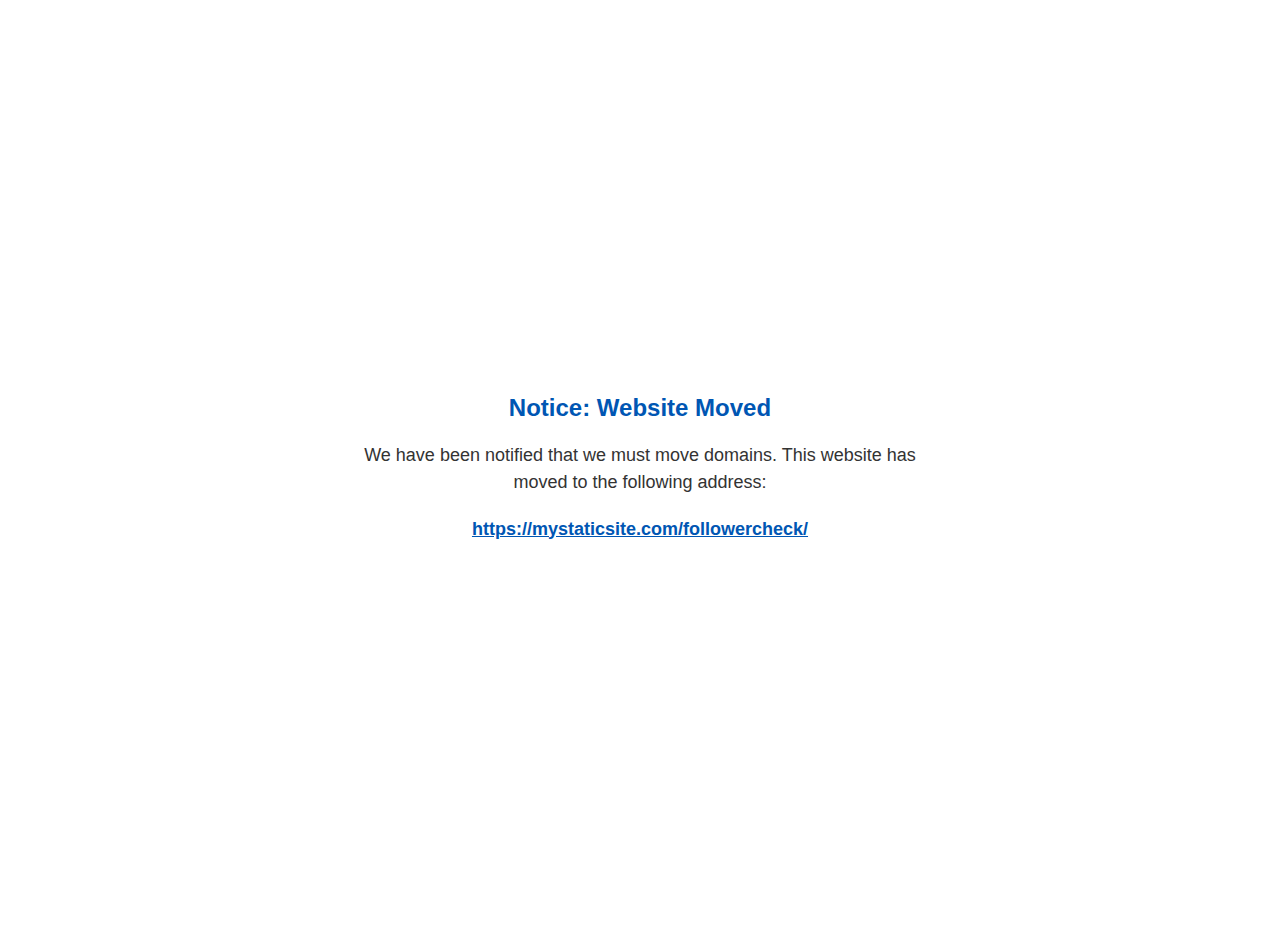
<file: guide-desktop/index.html>
<!DOCTYPE html>
<html lang="en">

<head>
    <meta charset="UTF-8">
    <meta name="viewport" content="width=device-width, initial-scale=1.0">
    <title>Website Moved - Follower Check</title>
    <style>
        body {
            font-family: -apple-system, BlinkMacSystemFont, "Segoe UI", Roboto, Helvetica, Arial, sans-serif;
            background-color: #ffffff;
            color: #333333;
            display: flex;
            align-items: center;
            justify-content: center;
            height: 100vh;
            margin: 0;
            text-align: center;
            padding: 20px;
        }

        .container {
            max-width: 600px;
        }

        h1 {
            color: #0056b3;
            font-size: 24px;
            margin-bottom: 20px;
        }

        p {
            font-size: 18px;
            line-height: 1.5;
            margin-bottom: 20px;
        }

        a {
            color: #0056b3;
            text-decoration: underline;
            font-weight: bold;
        }

        a:hover {
            color: #003d80;
        }
    </style>
</head>

<body>
    <div class="container">
        <h1>Notice: Website Moved</h1>
        <p>
            We have been notified that we must move domains.
            This website has moved to the following address:
        </p>
        <p>
            <a href="https://mystaticsite.com/followercheck/">https://mystaticsite.com/followercheck/</a>
        </p>
    </div>
</body>

</html>
</file>
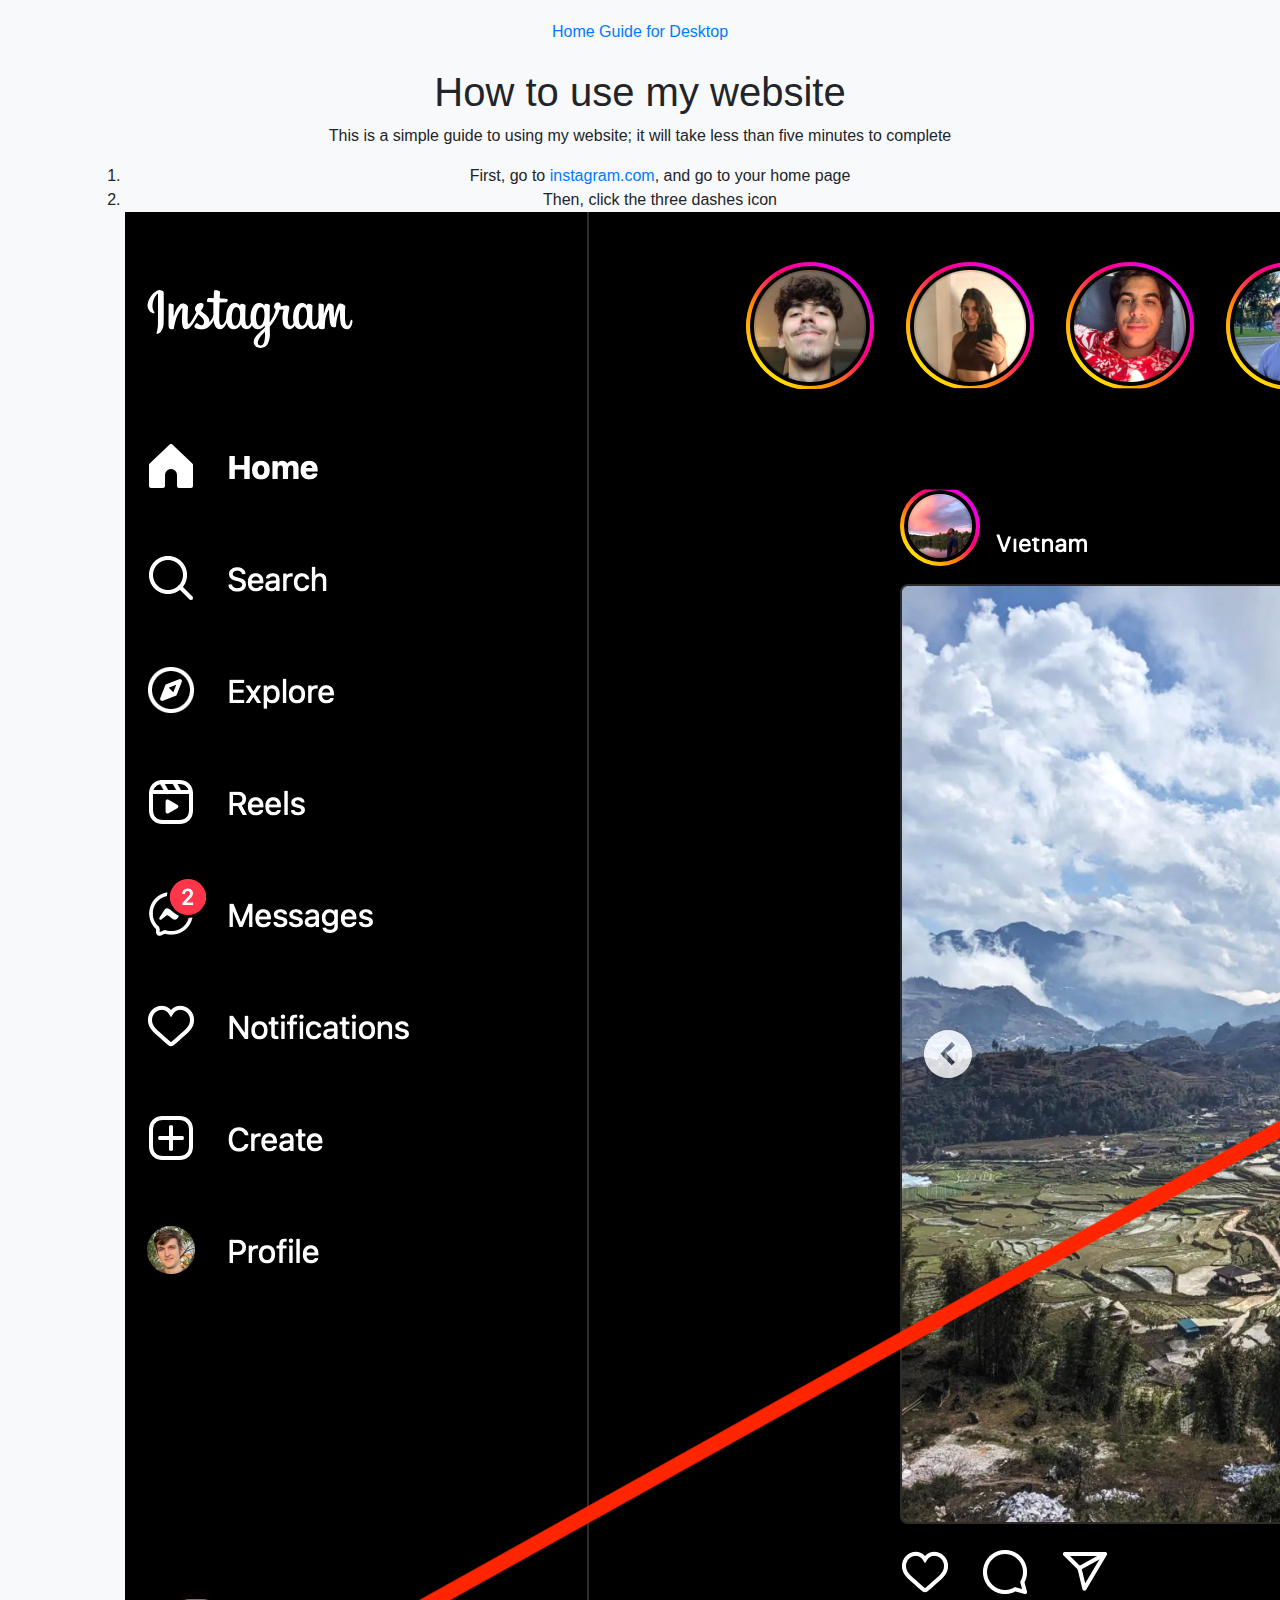
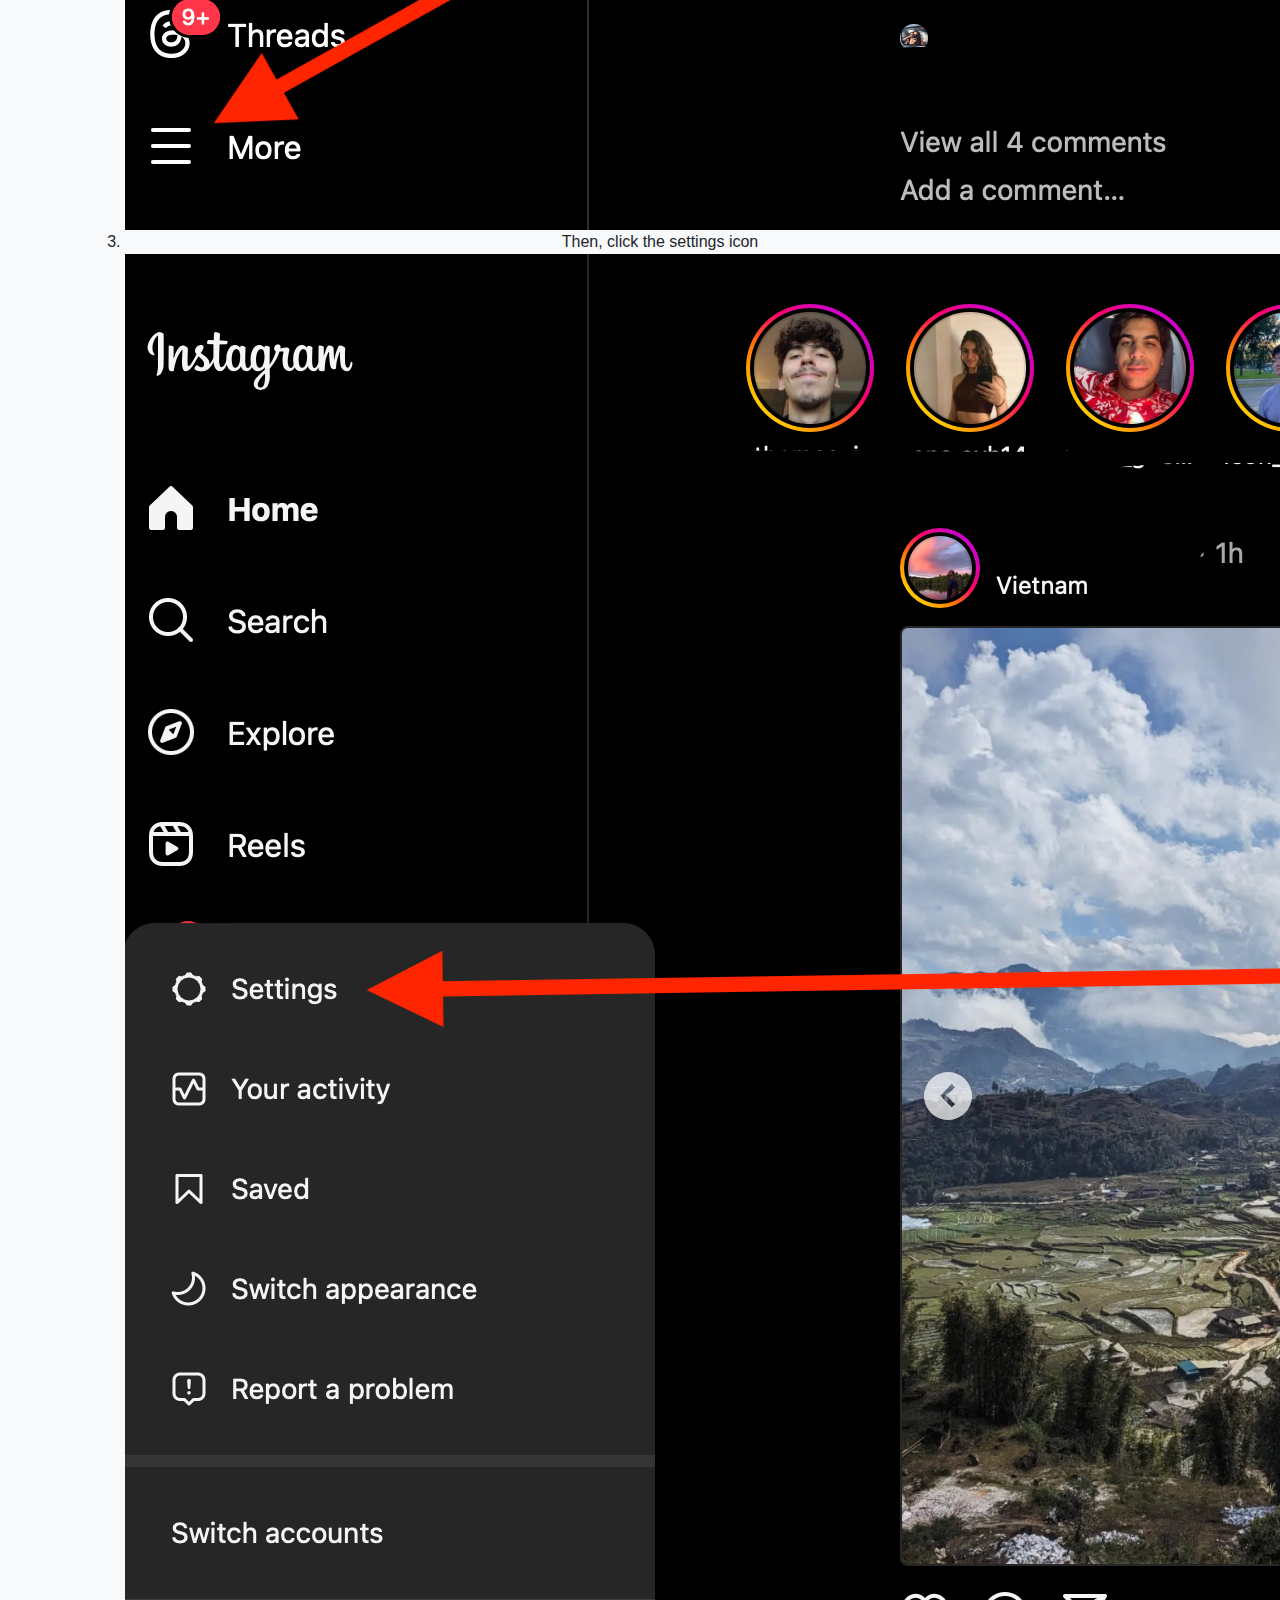
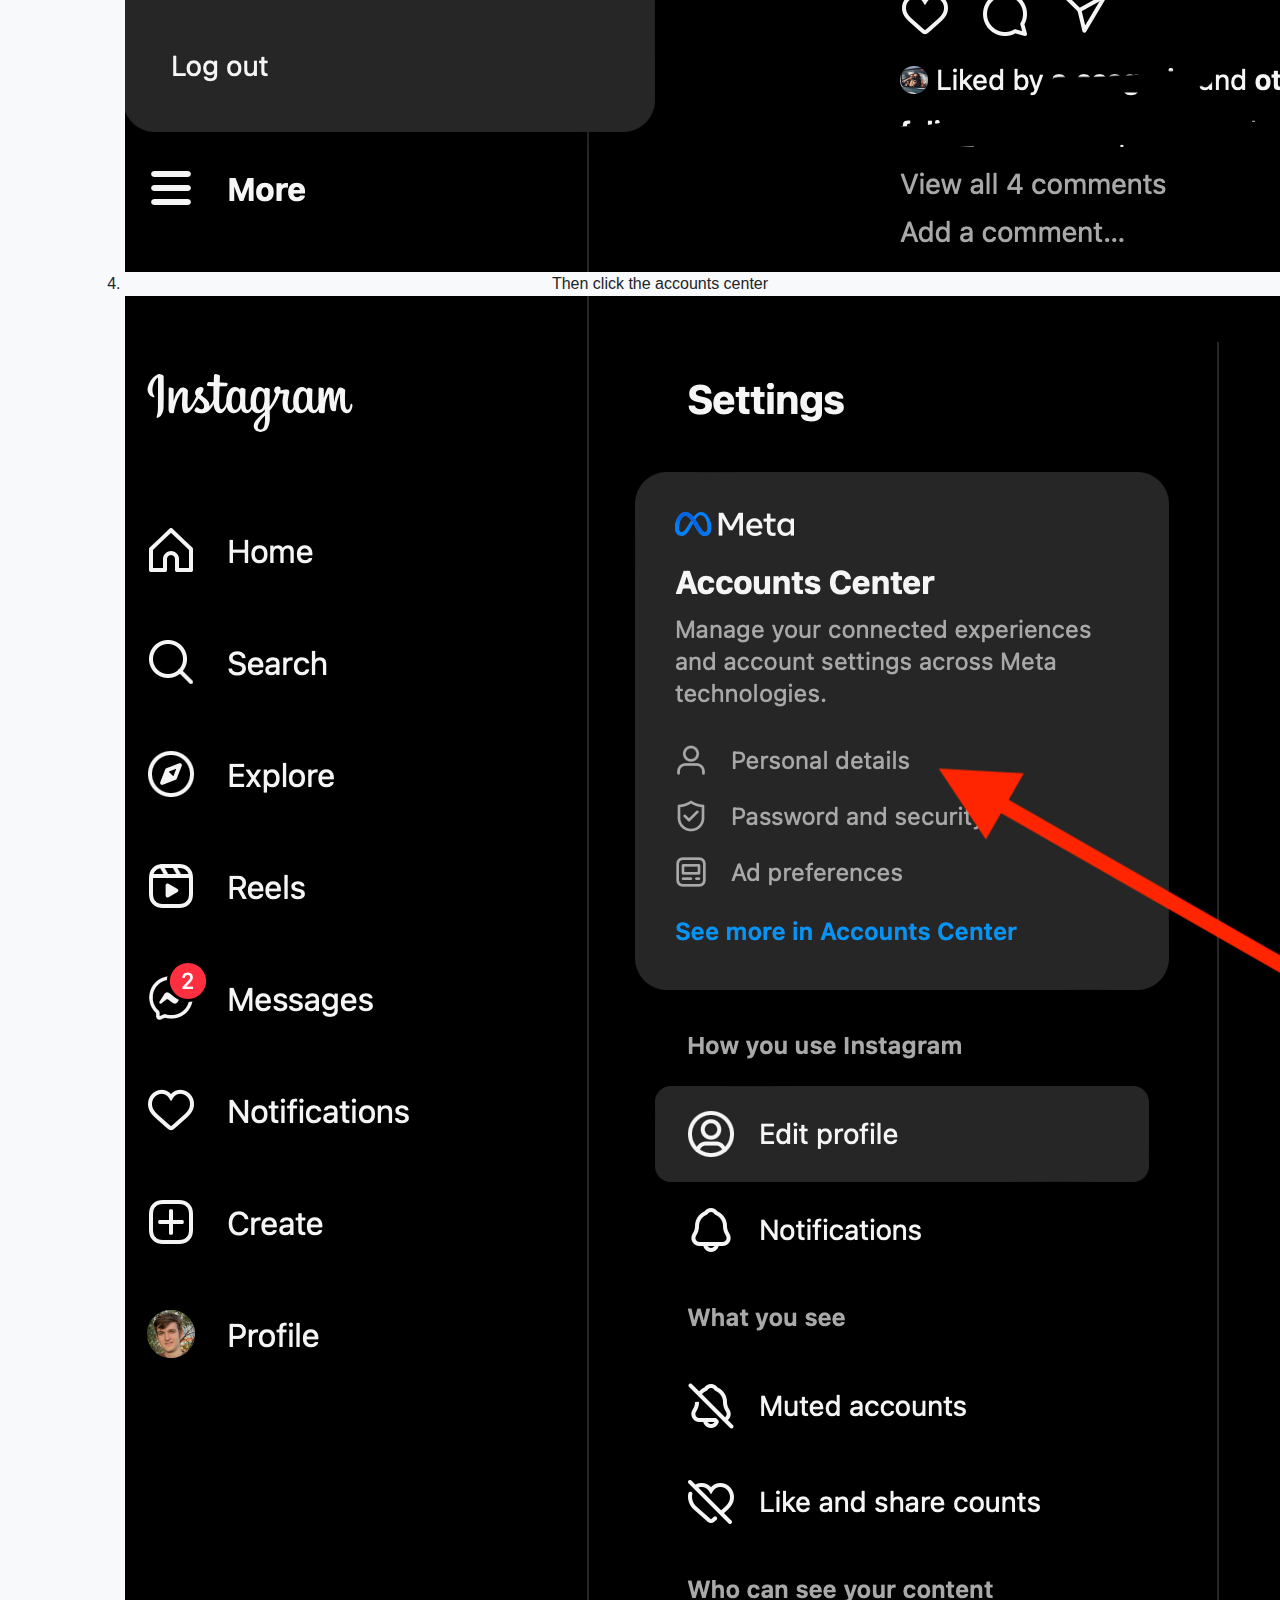
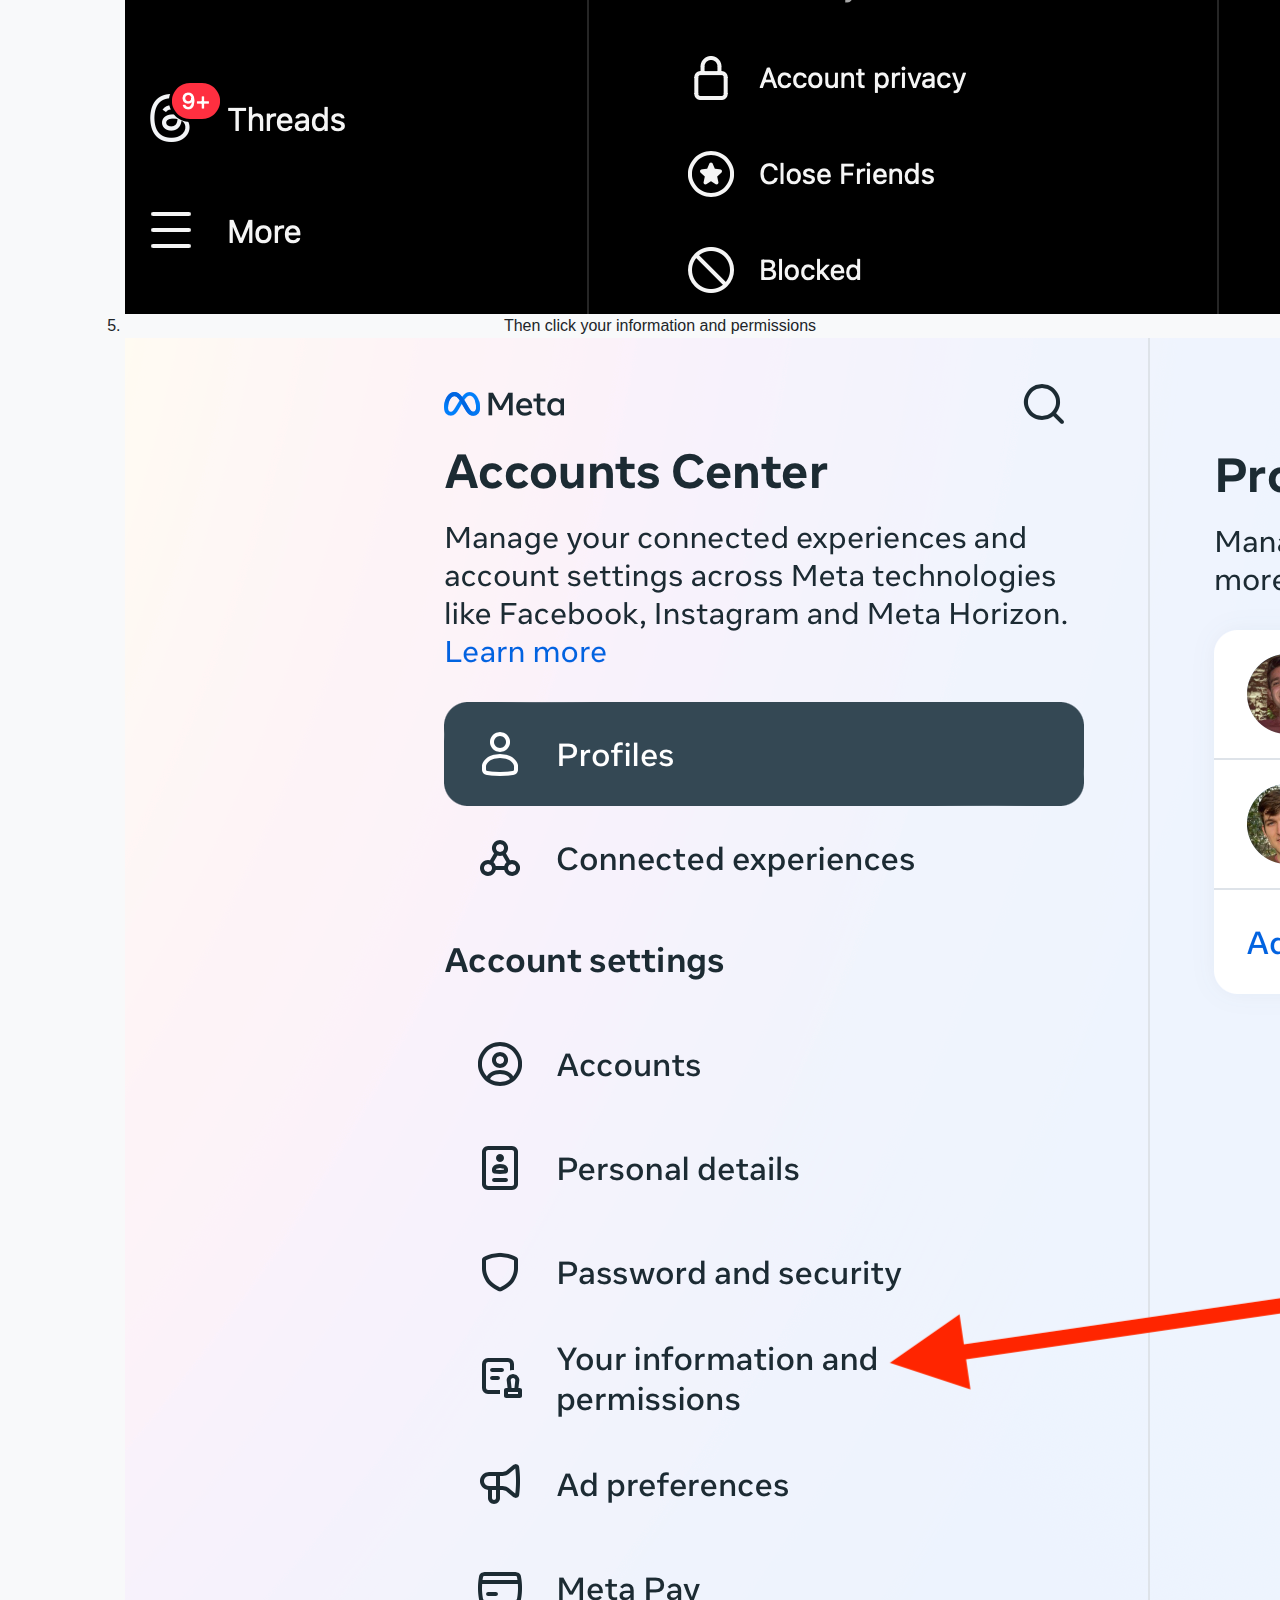
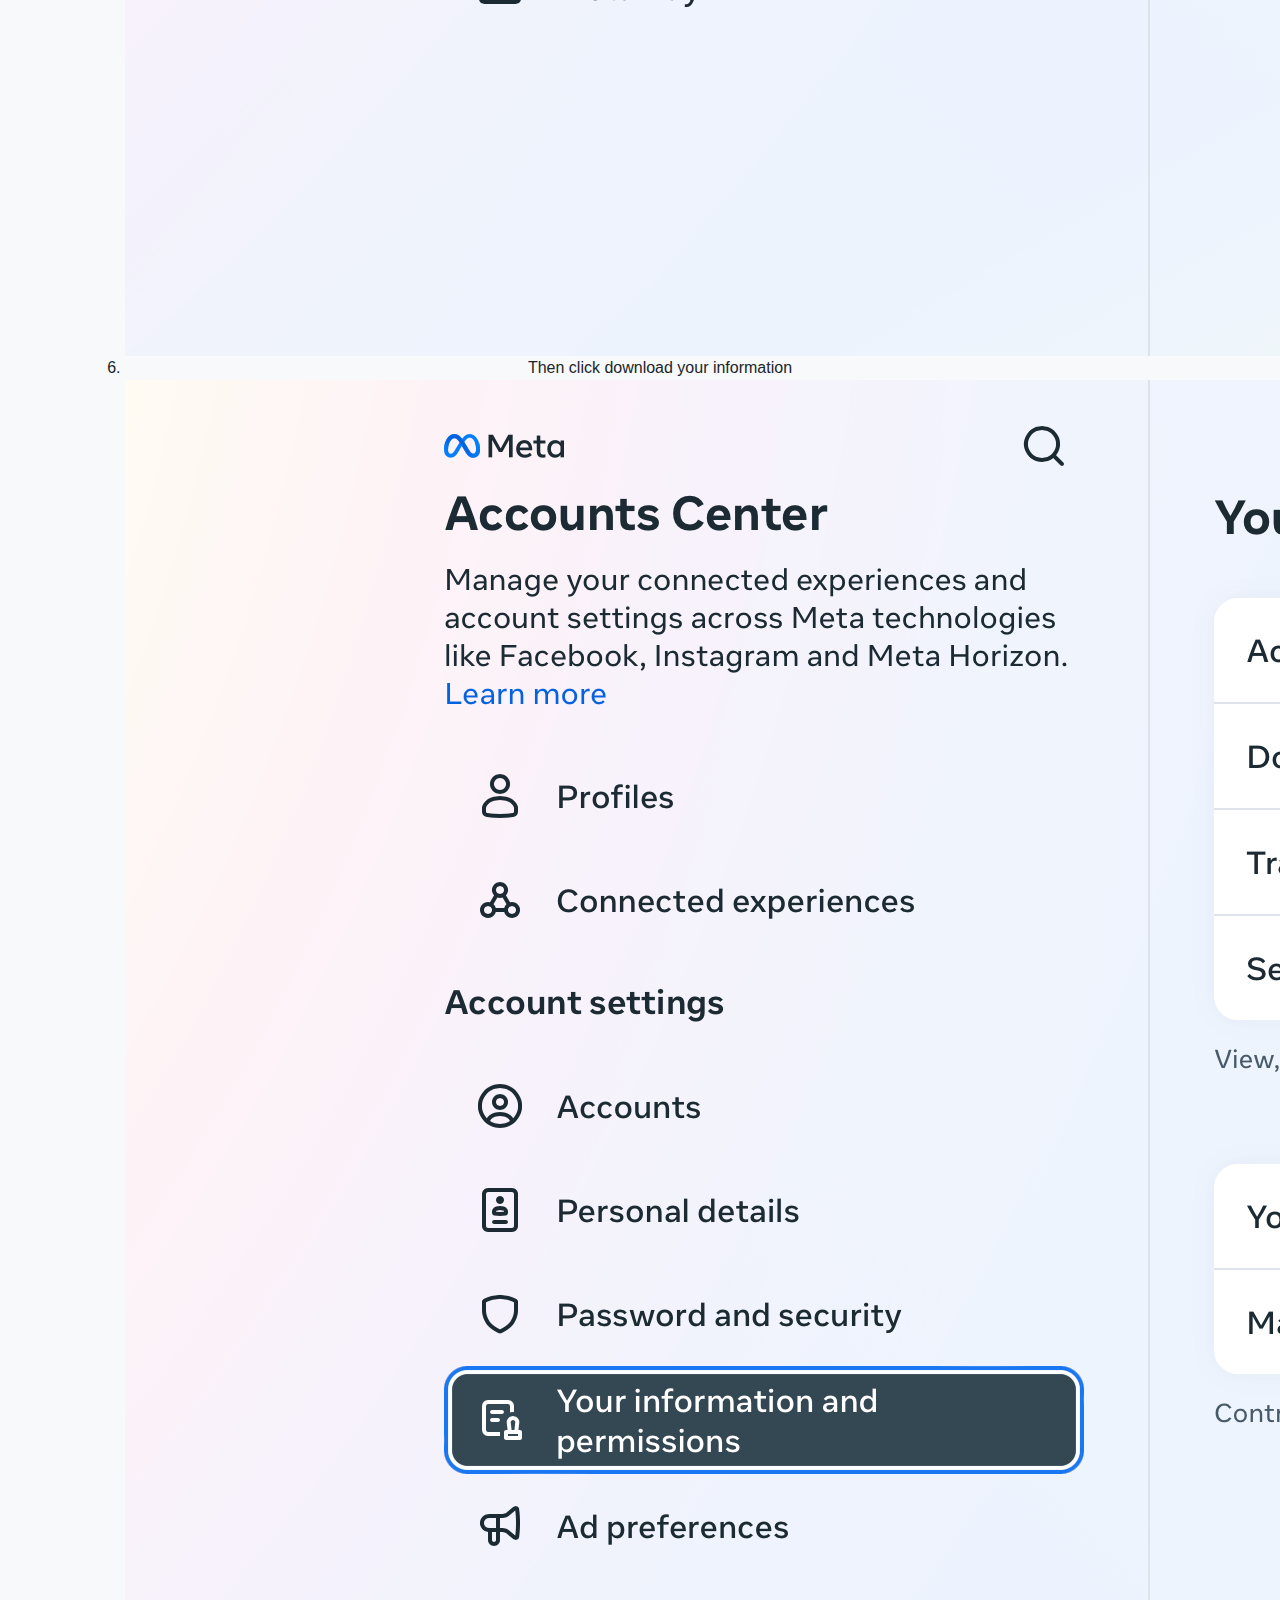
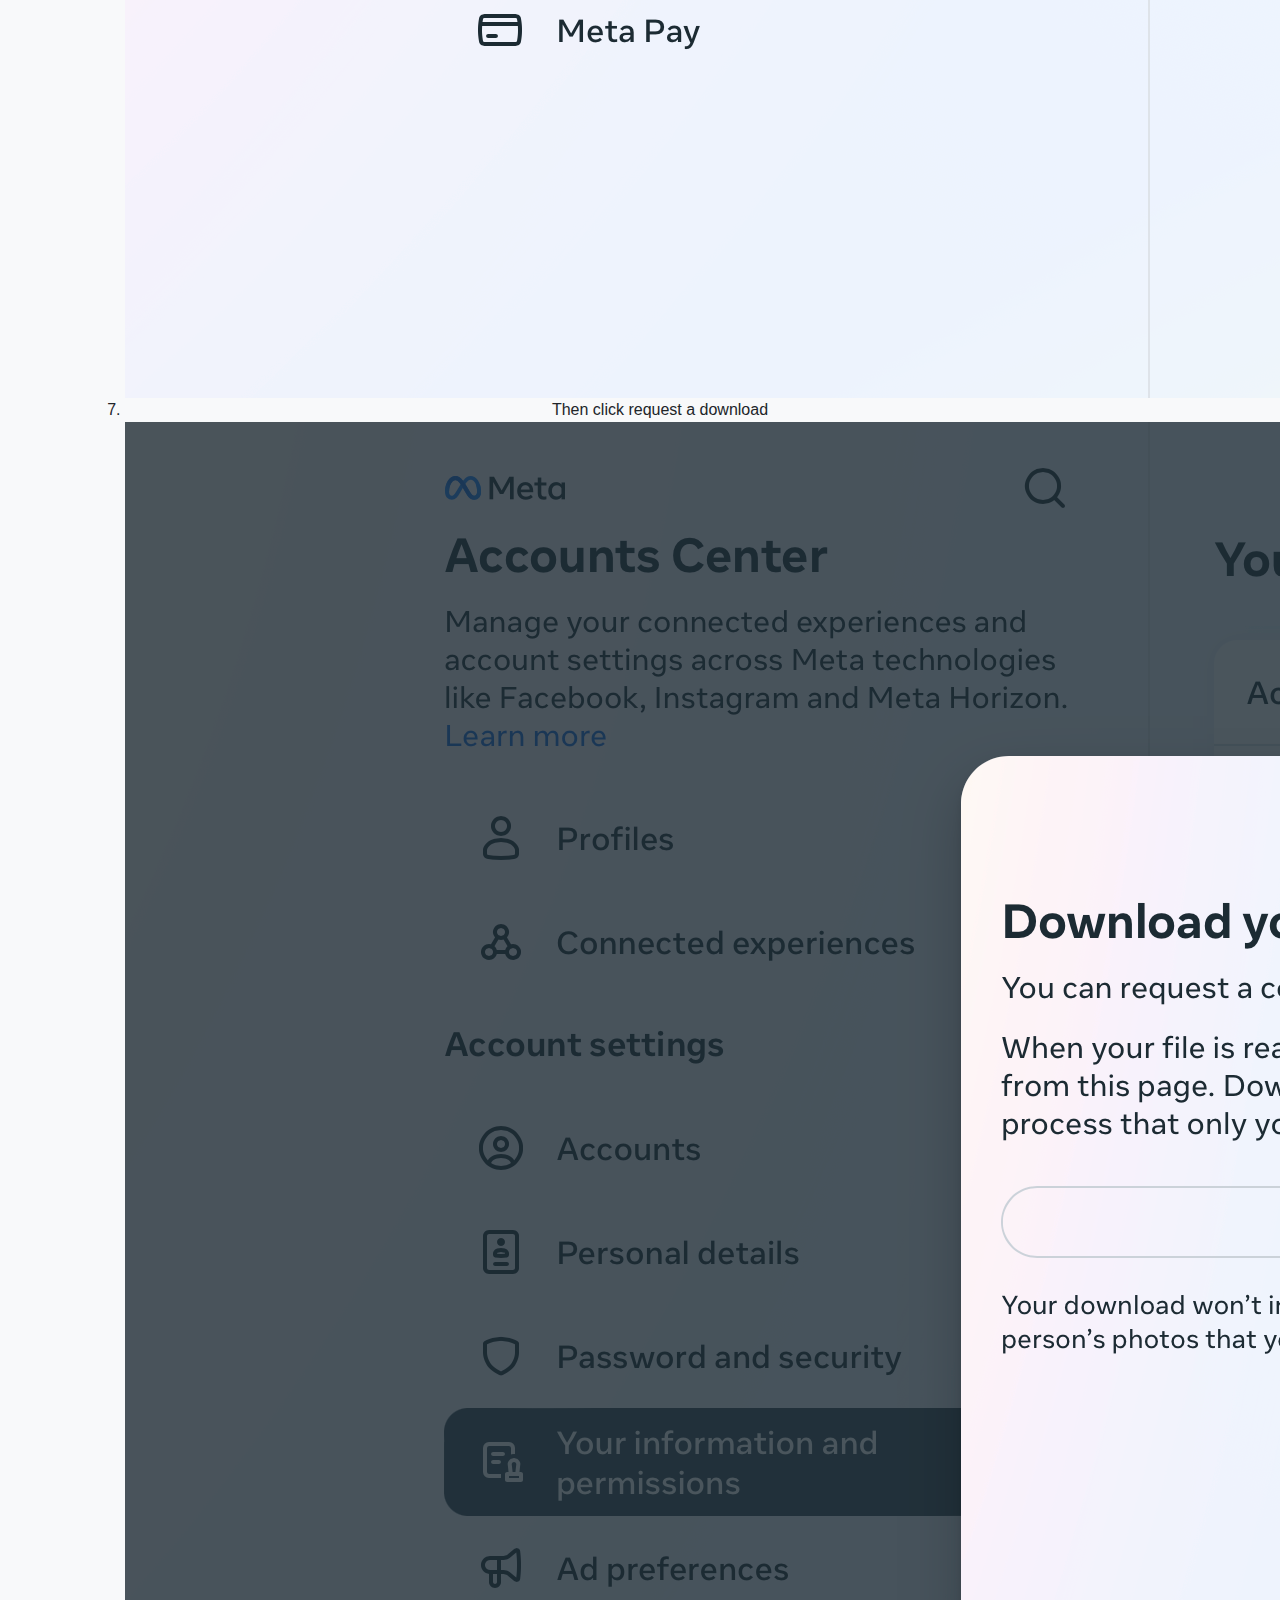
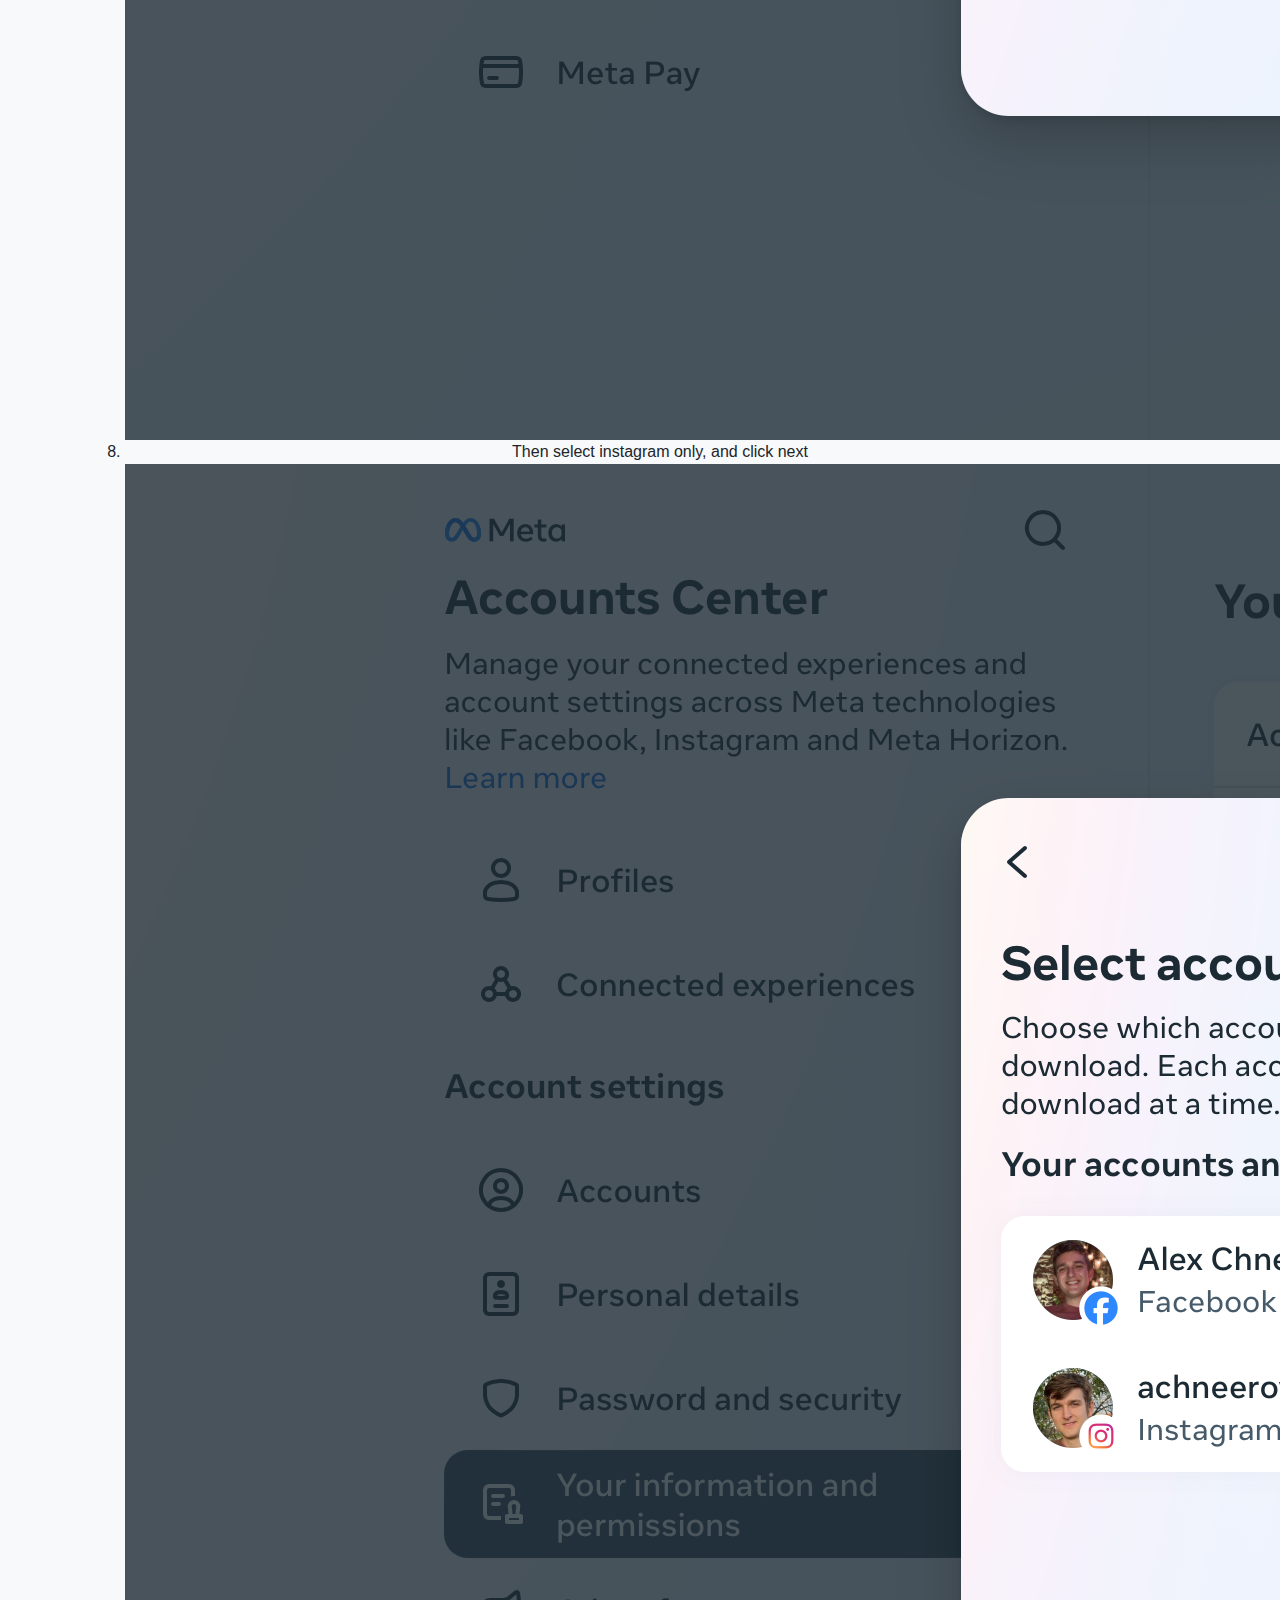
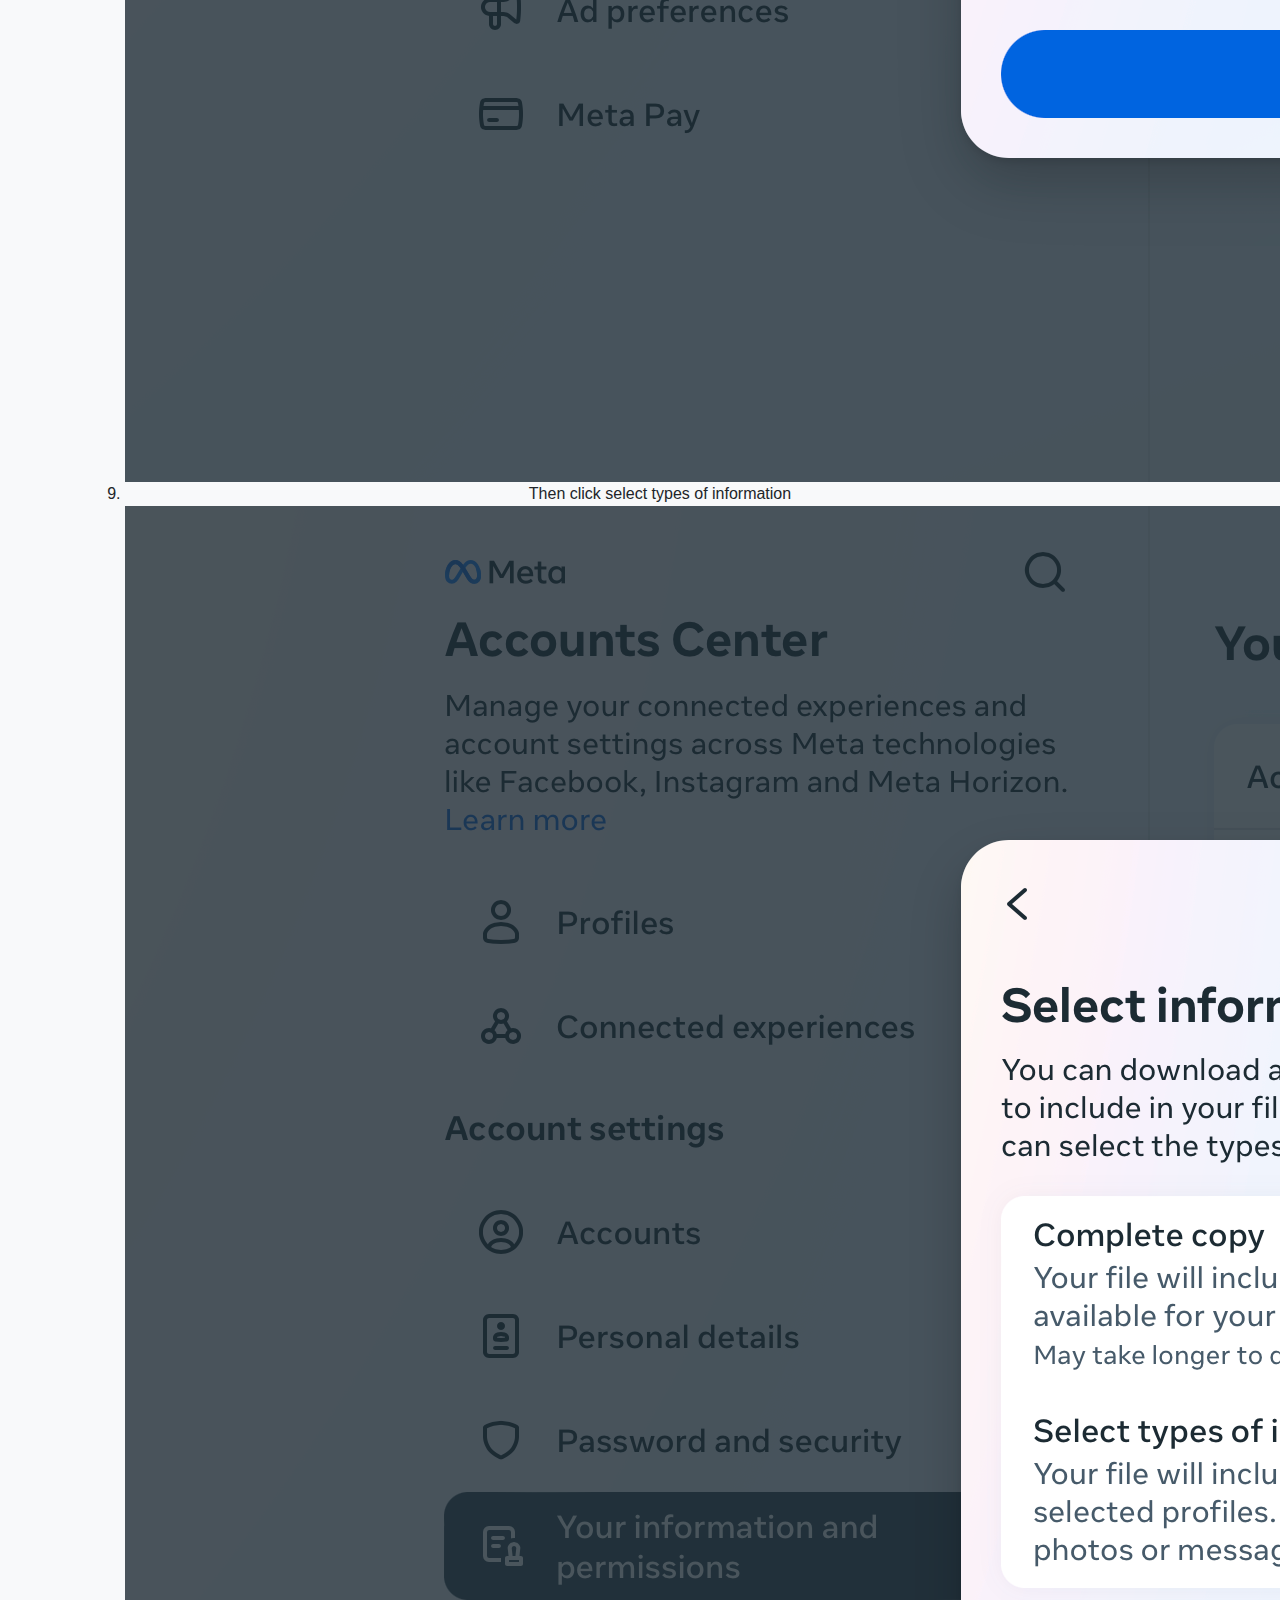
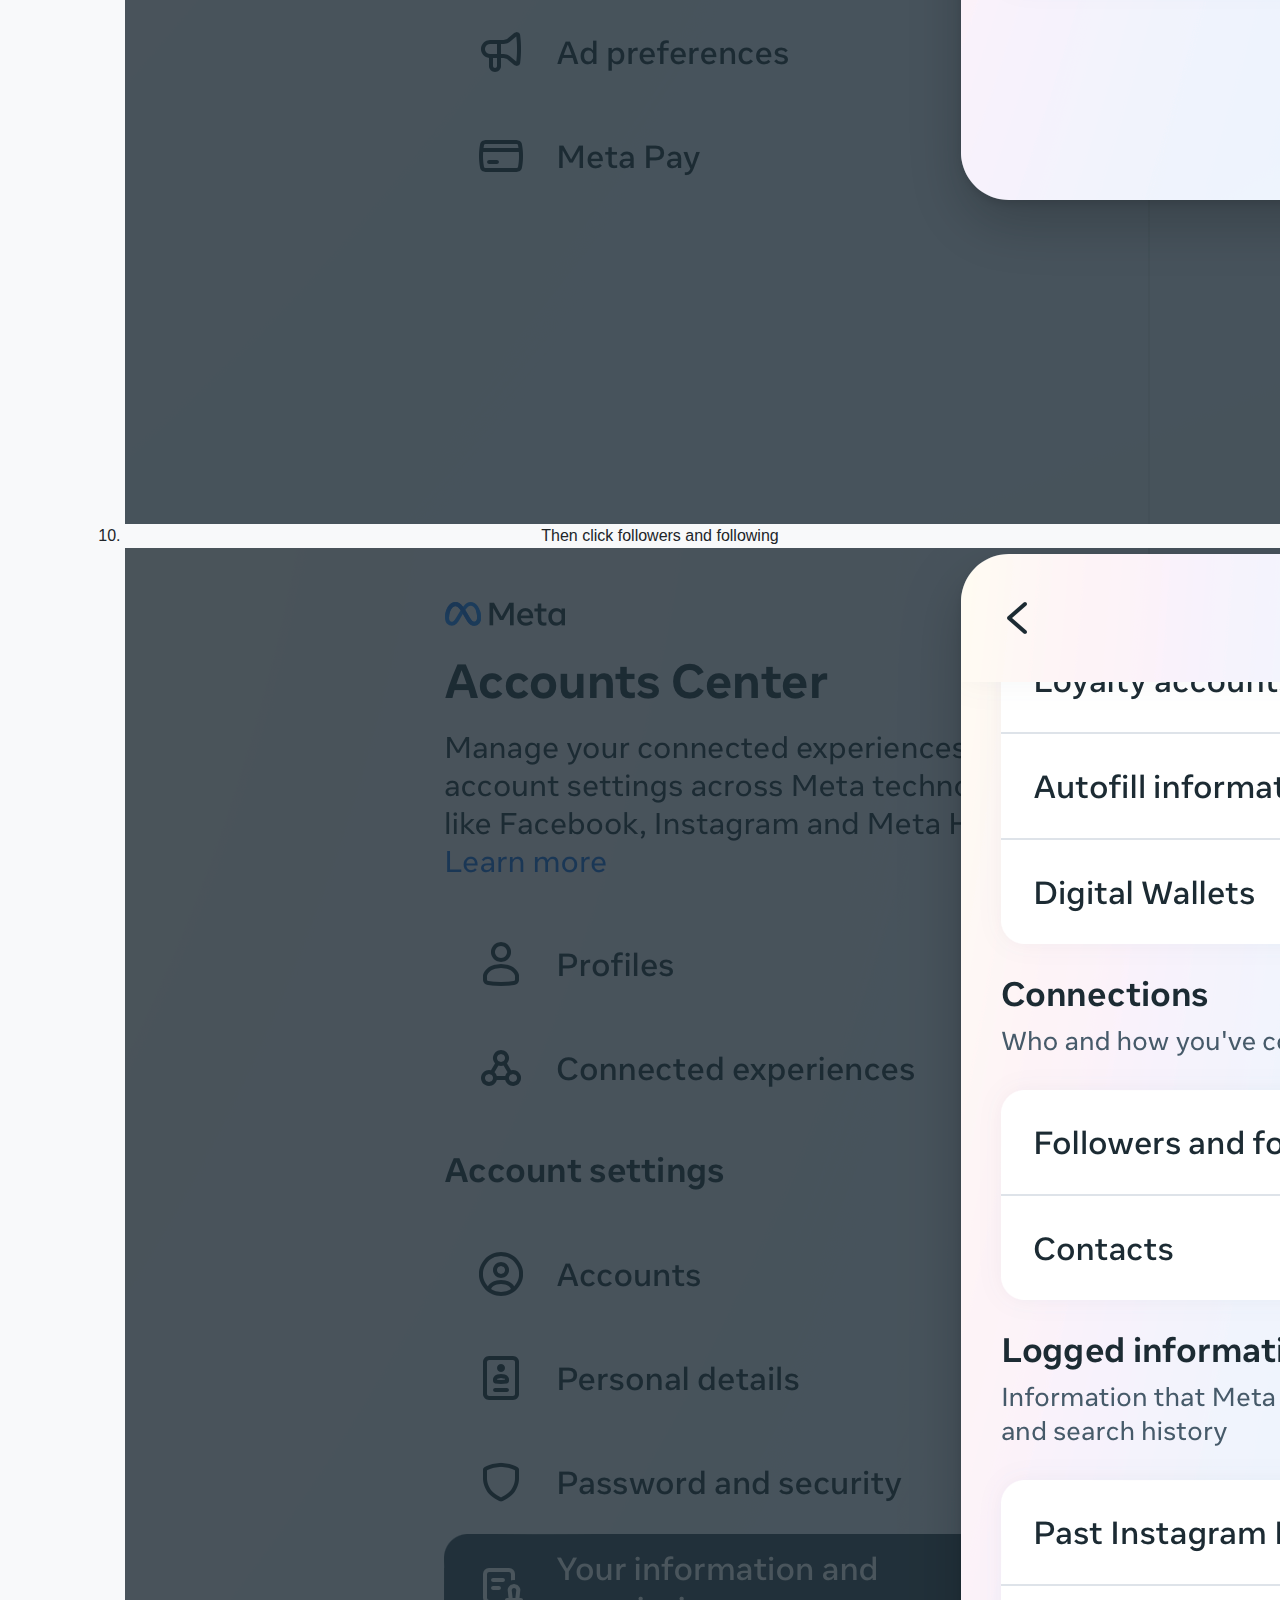
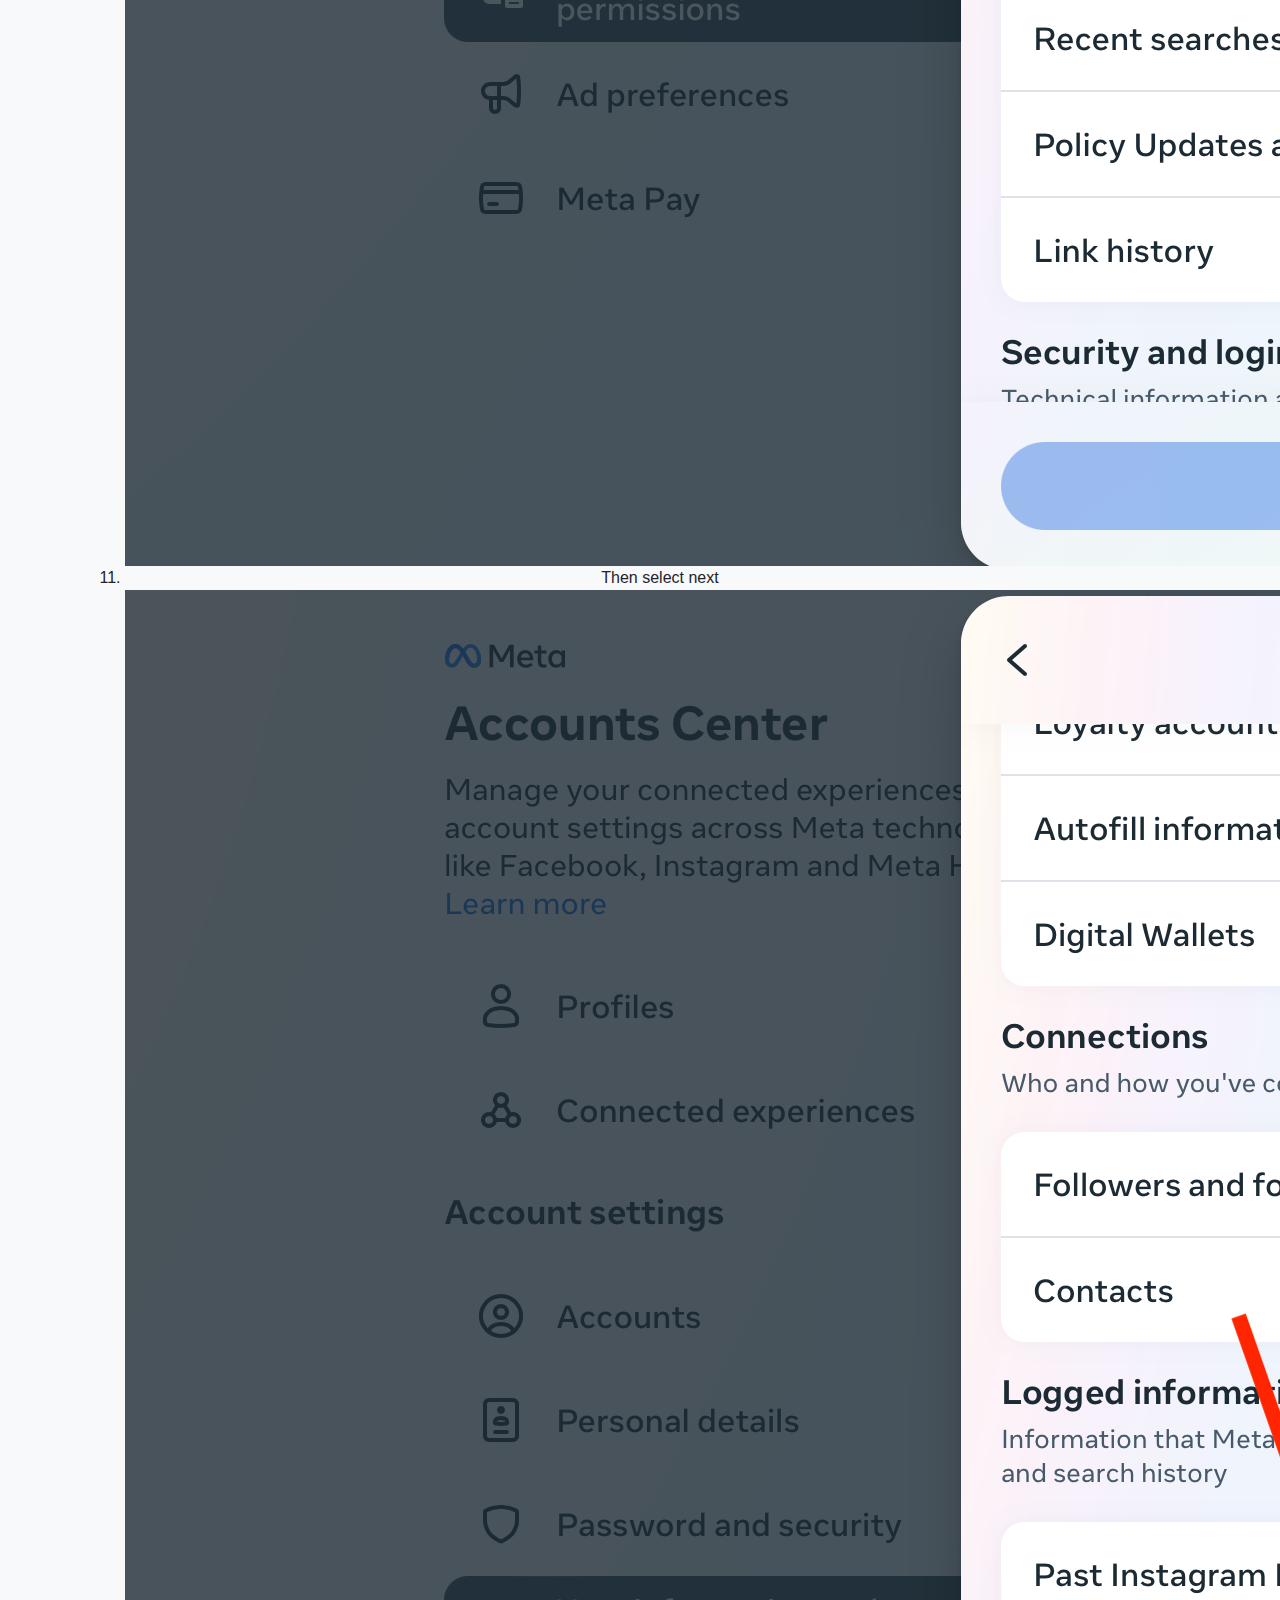
<file: guide.html>
<!DOCTYPE html>
<html lang="en">

<head>
    <meta charset="UTF-8">
    <meta name="viewport" content="width=device-width, initial-scale=1.0">
    <title>Who doesn't follow back on Instagram?</title>
    <link rel="stylesheet" href="https://stackpath.bootstrapcdn.com/bootstrap/4.3.1/css/bootstrap.min.css">
    <script src="https://code.jquery.com/jquery-3.3.1.slim.min.js"></script>
    <script src="https://cdnjs.cloudflare.com/ajax/libs/popper.js/1.14.7/umd/popper.min.js"></script>
    <script src="https://stackpath.bootstrapcdn.com/bootstrap/4.3.1/js/bootstrap.min.js"></script>
    <link rel="stylesheet" href="styles.css">
</head>

<body class="bg-light">
    <div class="header">
        <a href="index.html">Home</a>
        <a href="guide.html">Guide for Desktop</a>
    </div>

    <div class="container mt-4">
        <h1>How to use my website</h1>
        <p>This is a simple guide to using my website; it will take less than five minutes to complete</p>
        <ol>
            <li>First, go to <a href="https://instagram.com" target="_blank">instagram.com</a>, and go to your home page</li>
            <li>Then, click the three dashes icon</li>
            <img src="images/step1.png" alt="Step 1">
            <li>Then, click the settings icon</li>
            <img src="images/step2.png" alt="Step 2">
            <li>Then click the accounts center</li>
            <img src="images/step3.png" alt="Step 3">
            <li>Then click your information and permissions</li>
            <img src="images/step4.png" alt="Step 4">
            <li>Then click download your information</li>
            <img src="images/step5.png" alt="Step 5">
            <li>Then click request a download</li>
            <img src="images/step6.png" alt="Step 6">
            <li>Then select instagram only, and click next</li>
            <img src="images/step7m.png" alt="Step 7">
            <li>Then click select types of information</li>
            <img src="images/step8.png" alt="Step 8">
            <li>Then click followers and following</li>
            <img src="images/step9m.png" alt="Step 9">
            <li>Then select next</li>
            <img src="images/step10.png" alt="Step 10">
            <li>Then select date range</li>
            <img src="images/step11.png" alt="Step 11">
            <li>Then select all time</li>
            <img src="images/step12.png" alt="Step 12">
            <li>Then select save</li>
            <img src="images/step13.png" alt="Step 13">
            <li>Then click format</li>
            <img src="images/step14.png" alt="Step 14">
            <li>Then click JSON</li>
            <img src="images/step15.png" alt="Step 15">
            <li>Then click save</li>
            <img src="images/step16.png" alt="Step 16">
            <li>Then click submit request</li>
            <img src="images/step17m.png" alt="Step 17">
            <li>IMPORTANT, it may take a few minutes for them to prepare your download, you will know it is ready when they send you an email, once they send the email, refresh the page</li>
            <img src="images/step18m.png" alt="Step 18">
            <li>Once you receive the email and reload the page, it should look like this</li>
            <img src="images/step19m.png" alt="Step 19">
            <li>Then click download</li>
            <img src="images/step20.png" alt="Step 20">
            <li>Now go back to the Home page and select choose file</li>
            <img src="images/step21.png" alt="Step 21">
            <li>Then select the connections folder</li>
            <img src="images/step22.png" alt="Step 22">
            <li>Then select followers and following</li>
            <img src="images/step23.png" alt="Step 23">
            <li>Then select followers_1.json, or something similar</li>
            <img src="images/step24.png" alt="Step 24">
            <li>Then click upload</li>
            <img src="images/step25.png" alt="Step 25">
            <li>Now repeat steps 22-26 with the other upload field, and this time upload the file called following.json, then click compare</li>
            <img src="images/step26.png" alt="Step 26">
            <li>Now you are done, you will see a list below of everyone who is not following you back</li>
            <img src="images/step27.png" alt="Step 27">
        </ol>
    </div>
    <div class="mt-5 border-top pt-3"></div>
    <footer class="text-center mt-3">
        <p>&copy; Who doesn't follow back on Instagram? All rights reserved.</p>
        <p>Created by Alexander Chneerov</p>
    </footer>

    <script src="script.js"></script>
</body>

</html>
</file>
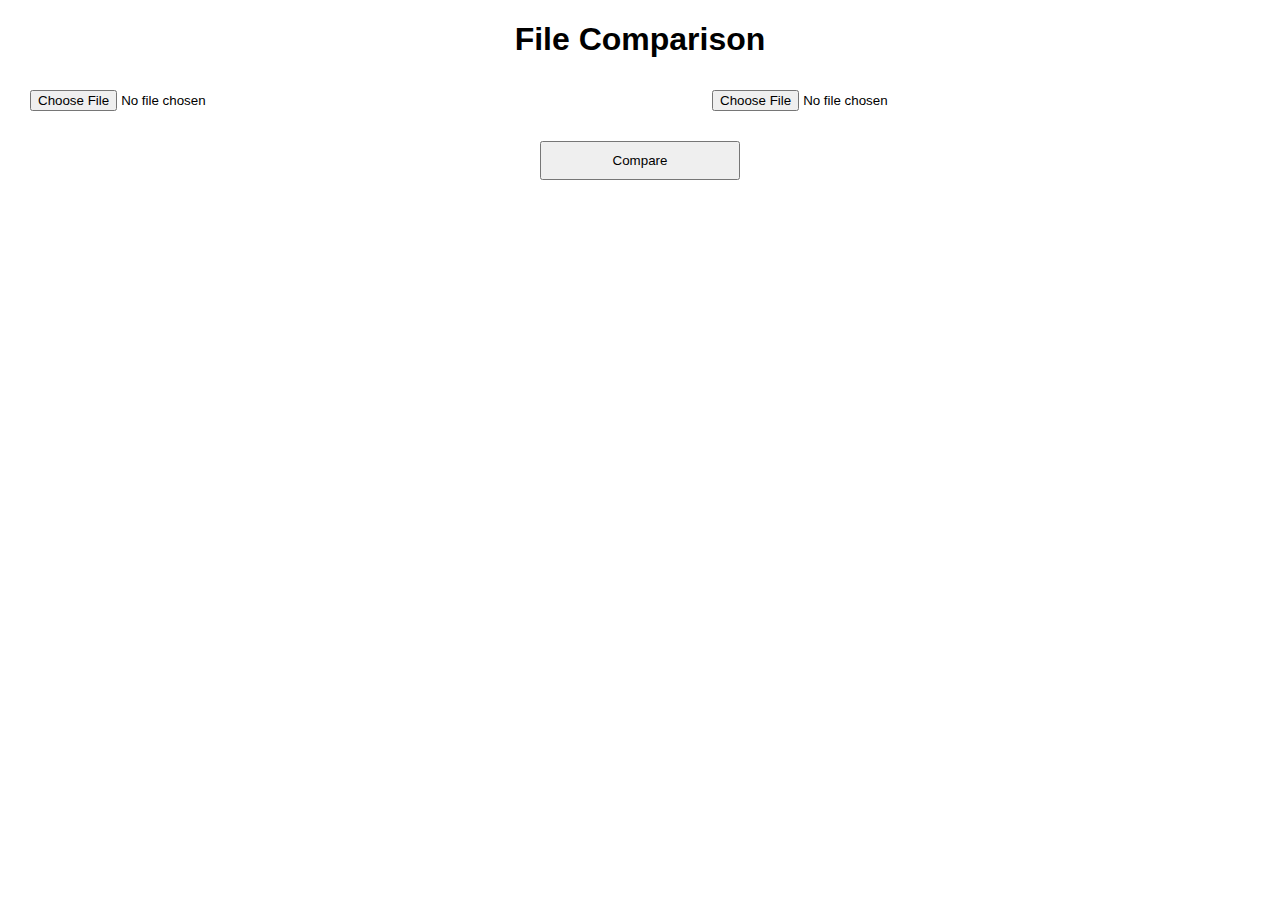
<file: main.html>
<!DOCTYPE html>
<html lang="en">
<head>
    <meta charset="UTF-8">
    <meta name="viewport" content="width=device-width, initial-scale=1.0">
    <title>File Comparison</title>
    <style>
        body {
            font-family: Arial, sans-serif;
            text-align: center;
            margin: 20px;
        }
        #container {
            display: flex;
            justify-content: space-between;
            margin-bottom: 20px;
        }
        #leftUpload, #rightUpload {
            width: 45%;
            padding: 10px;
            box-sizing: border-box;
        }
        #compareBtn {
            width: 200px;
            padding: 10px;
            box-sizing: border-box;
        }
        #who_doesnt_follow_back_table {
            margin-top: 20px;
            width: 100%;
            border-collapse: collapse;
        }
        #who_doesnt_follow_back_table th, #who_doesnt_follow_back_table td {
            border: 1px solid #ddd;
            padding: 8px;
            text-align: left;
        }
    </style>
</head>
<body>
    <h1>File Comparison</h1>
    
    <div id="container">
        <input type="file" id="leftUpload" accept=".json">
        <input type="file" id="rightUpload" accept=".json">
    </div>
    
    <button id="compareBtn" onclick="compareFiles()">Compare</button>
    <div id="who_doesnt_follow_back"></div>

    <script>
        function compareFiles() {
            const leftFileInput = document.getElementById("leftUpload");
            const rightFileInput = document.getElementById("rightUpload");
            const resultDiv = document.getElementById("who_doesnt_follow_back");

            if (leftFileInput.files.length === 0 || rightFileInput.files.length === 0) {
                alert("Please select two JSON files for comparison.");
                return;
            }

            const leftFile = leftFileInput.files[0];
            const rightFile = rightFileInput.files[0];

            const reader = new FileReader();

            reader.onload = function(e) {
                const leftData = JSON.parse(e.target.result);

                // Extract values from the left data
                const followerList = leftData.map(item => item.string_list_data[0].value);

                // Now read the right file
                const rightReader = new FileReader();

                rightReader.onload = function(e) {
                    const rightData = JSON.parse(e.target.result);

                    // Extract values from the right data
                    const followingList = rightData.relationships_following.map(item => item.string_list_data[0].value);

                    // Compare the lists and find values in following but not in followers
                    const followingButNotFollowingBackList = followingList.filter(value => !followerList.includes(value));

                    // Create a table with the result
                    const table = document.createElement("table");
                    table.id = "who_doesnt_follow_back_table";

                    const headerRow = table.insertRow(0);
                    const headerCell1 = headerRow.insertCell(0);
                    headerCell1.innerHTML = "Number";
                    const headerCell2 = headerRow.insertCell(1);
                    headerCell2.innerHTML = "Name";

                    for (let i = 0; i < followingButNotFollowingBackList.length; i++) {
                        const row = table.insertRow(i + 1);
                        const cell1 = row.insertCell(0);
                        cell1.innerHTML = i + 1;
                        const cell2 = row.insertCell(1);
                        cell2.innerHTML = followingButNotFollowingBackList[i];
                    }

                    // Replace the content of the result div with the table
                    resultDiv.innerHTML = "";
                    resultDiv.appendChild(table);
                };

                rightReader.readAsText(rightFile);
            };

            reader.readAsText(leftFile);
        }
    </script>
</body>
</html>
</file>
<file: styles.css>
body {
    font-family: Arial, sans-serif;
    text-align: center;
    margin: 20px;
}

#container {
    display: grid;
    grid-template-columns: repeat(5, 1fr);
    gap: 20px; /* You can adjust the gap between columns as needed */
}

#leftUpload {
    grid-column: 2 / span 1; /* Placing leftUpload in the second column */
}

#rightUpload {
    grid-column: 4 / span 1; /* Placing rightUpload in the fourth column */
}

/* Optional: You can adjust the styling for leftUpload and rightUpload as needed */
#leftUpload, #rightUpload {
    width: 100%;
    padding: 10px;
    box-sizing: border-box;
}

#compareBtn {
    grid-column: 3 / span 1; /* Placing compareBtn in the third column */
    width: 200px;
    padding: 10px;
    box-sizing: border-box;
    margin-top: 30vh; /* 50% of the viewport height from the top */
    transform: translateY(-50%); /* Centering vertically */
}

#who_doesnt_follow_back_table {
    margin-top: 20px;
    width: 100%;
    border-collapse: collapse;
}

#who_doesnt_follow_back_table th,
#who_doesnt_follow_back_table td {
    border: 1px solid #ddd;
    padding: 8px;
    text-align: left;
}
</file>
